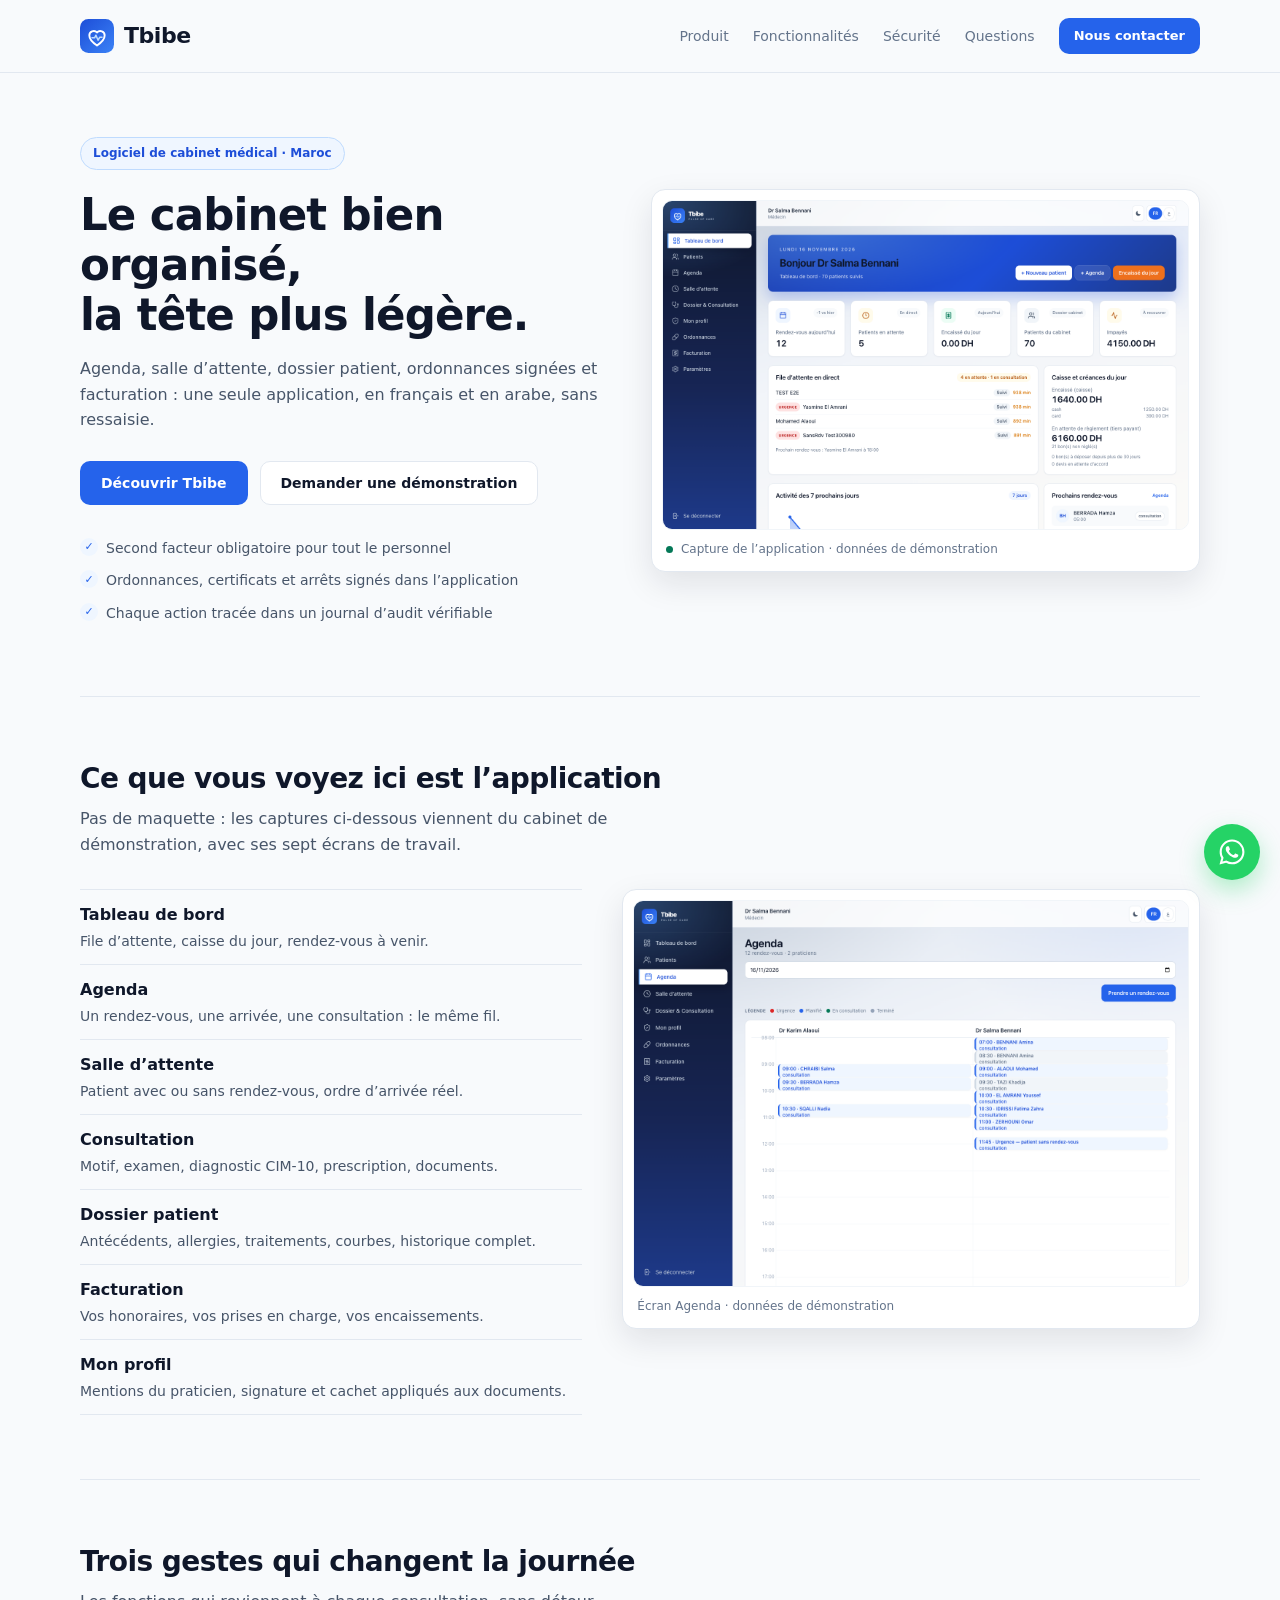
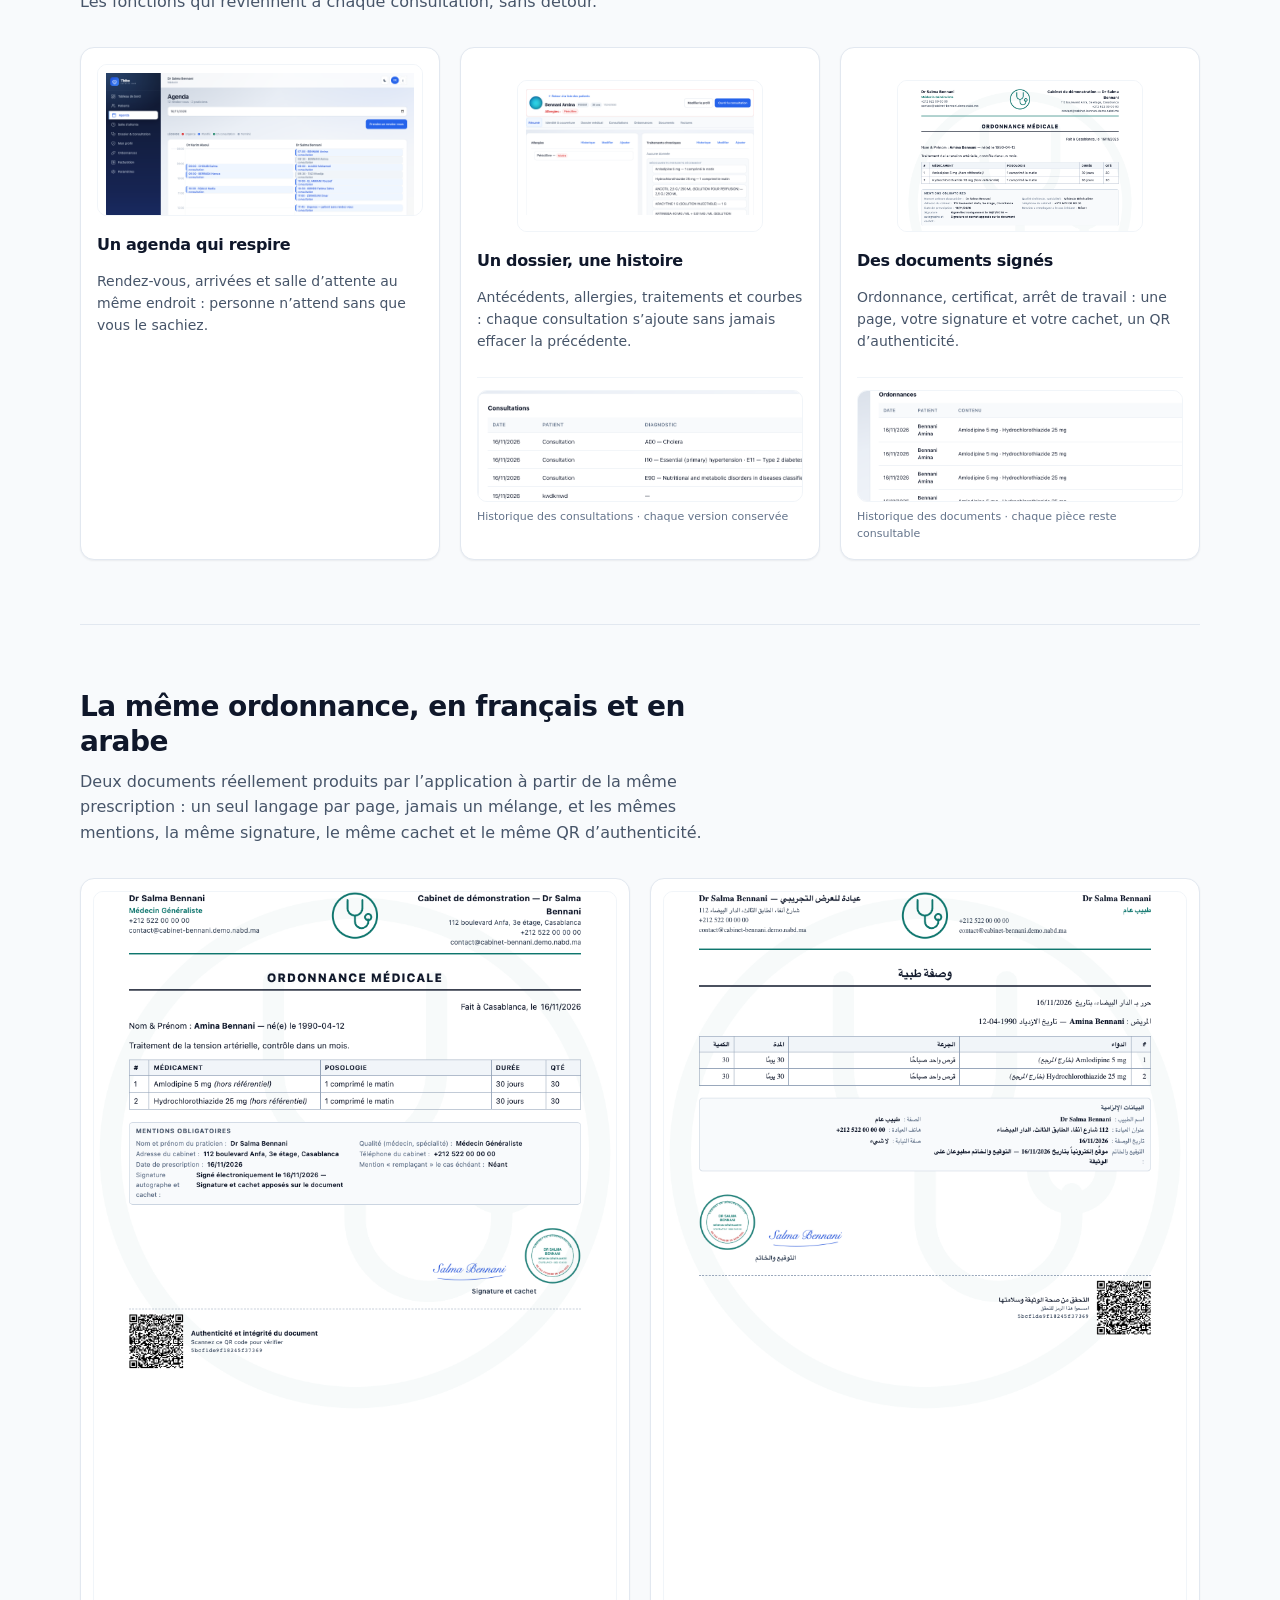
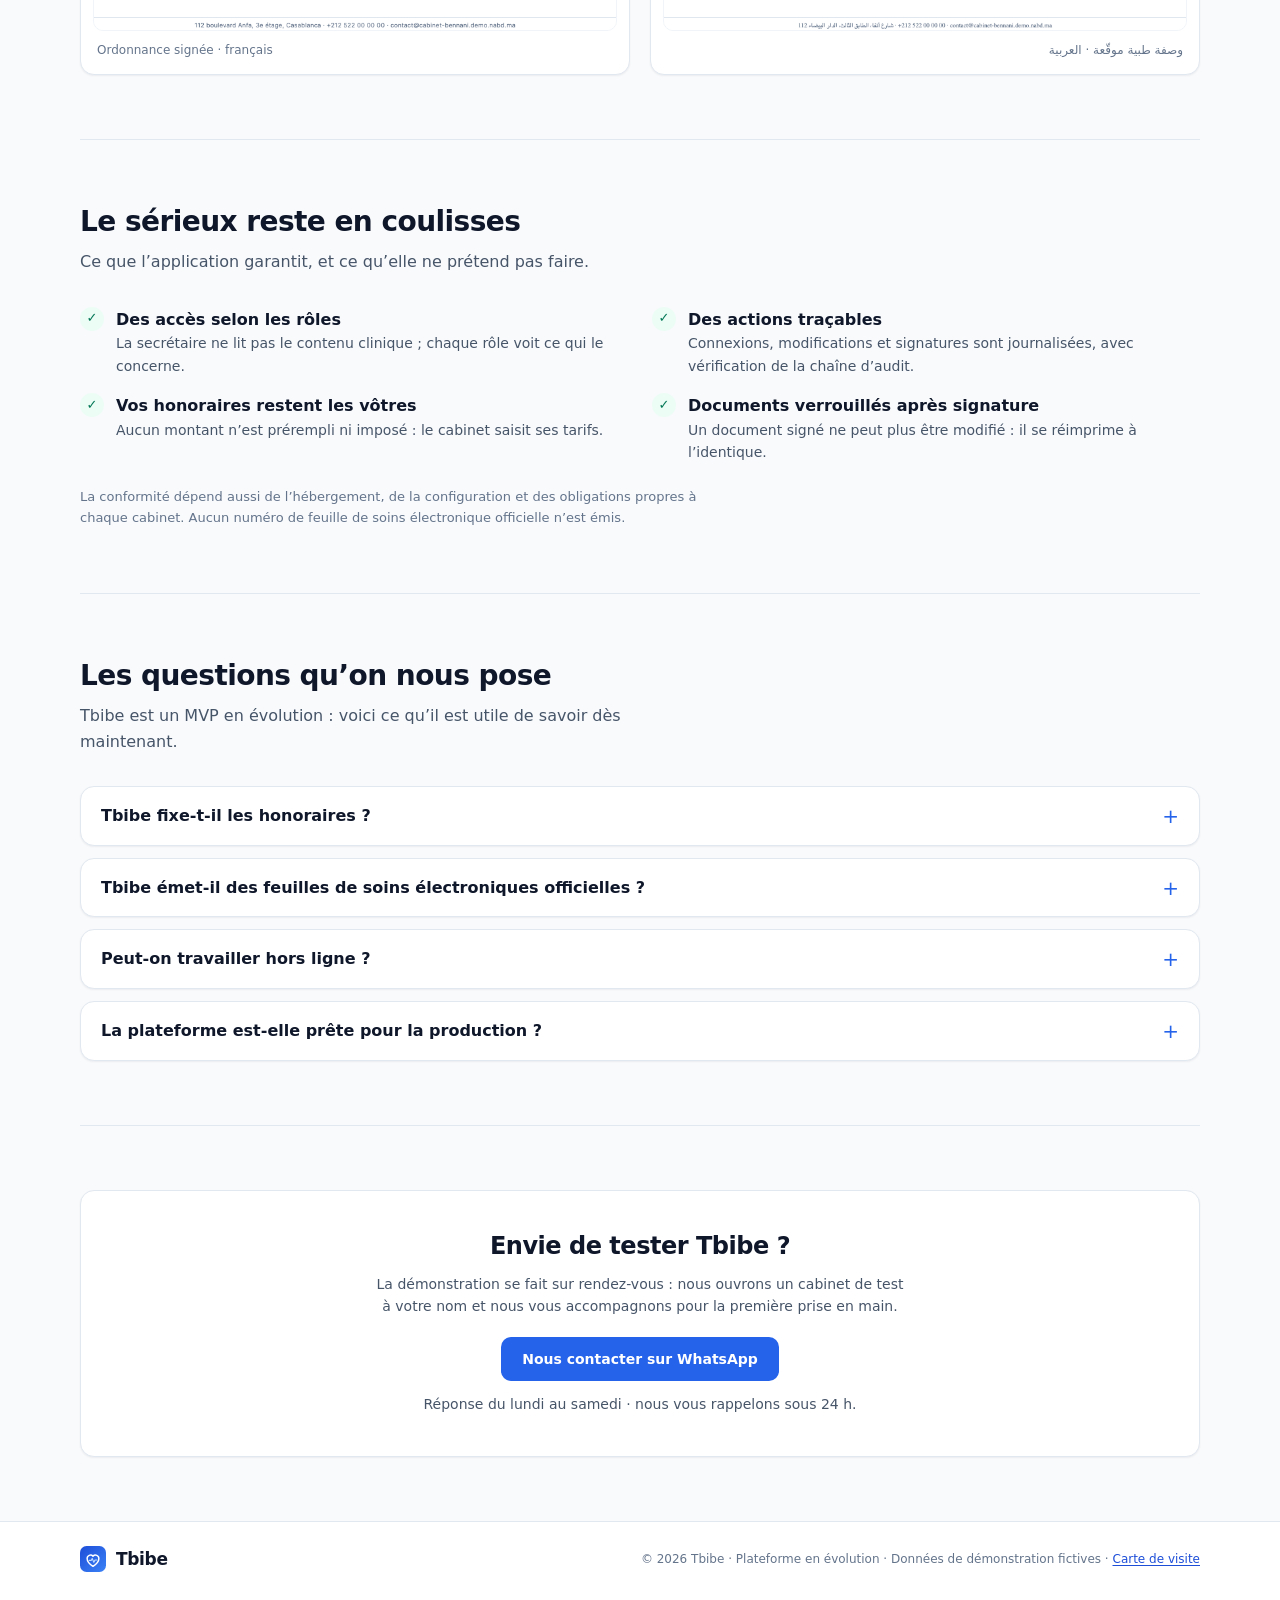
<file: index.html>
<!doctype html>
<html lang="fr">
  <head>
    <meta charset="utf-8" />
    <meta name="viewport" content="width=device-width, initial-scale=1" />
    <meta name="theme-color" content="#f8fafc" />
    <meta
      name="description"
      content="Tbibe réunit l’agenda, l’accueil, le dossier patient et les documents signés de votre cabinet médical au Maroc, en français et en arabe."
    />
    <meta property="og:type" content="website" />
    <meta property="og:title" content="Tbibe — le logiciel de votre cabinet" />
    <meta
      property="og:description"
      content="Agenda, salle d’attente, dossier patient, ordonnances signées et facturation dans une seule application."
    />
    <meta property="og:image" content="/images/nabd-dashboard.png" />
    <meta property="og:locale" content="fr_MA" />
    <title>Tbibe — le logiciel de votre cabinet</title>
    <link rel="icon" href="/favicon.svg" type="image/svg+xml" />
    <link rel="stylesheet" href="/styles.css" />
  </head>
  <body>
    <a class="skip-link" href="#contenu">Aller au contenu</a>

    <header class="site-header">
      <div class="header-inner">
        <a class="brand" href="#" aria-label="Tbibe, accueil">
          <img class="brand-icon" src="/images/icon.svg" alt="" width="64" height="64" aria-hidden="true" />
          <span class="brand-name">Tbibe</span>
        </a>
        <nav class="main-nav" aria-label="Navigation principale">
          <a href="#produit">Produit</a>
          <a href="#fonctionnalites">Fonctionnalités</a>
          <a href="#securite">Sécurité</a>
          <a href="#questions">Questions</a>
        </nav>
        <a class="btn btn-primary btn-sm" href="#decouvrir">Nous contacter</a>
      </div>
    </header>

    <main id="contenu">
      <!-- Héros : la même hiérarchie que l'écran d'accueil du produit. -->
      <section class="hero wrap">
        <div class="hero-copy">
          <p class="badge">Logiciel de cabinet médical · Maroc</p>
          <h1>Le cabinet bien organisé,<br />la tête plus légère.</h1>
          <p class="lede">
            Agenda, salle d’attente, dossier patient, ordonnances signées et facturation :
            une seule application, en français et en arabe, sans ressaisie.
          </p>
          <div class="hero-actions">
            <a class="btn btn-primary" href="#produit">Découvrir Tbibe</a>
            <a class="btn btn-secondary" href="#decouvrir">Demander une démonstration</a>
          </div>
          <ul class="checklist">
            <li>Second facteur obligatoire pour tout le personnel</li>
            <li>Ordonnances, certificats et arrêts signés dans l’application</li>
            <li>Chaque action tracée dans un journal d’audit vérifiable</li>
          </ul>
        </div>

        <figure class="product-card">
          <img
            src="/images/nabd-dashboard.png"
            alt="Capture réelle du tableau de bord Tbibe, avec les données fictives du cabinet de démonstration."
            width="1440"
            height="900"
            decoding="async"
            fetchpriority="high"
          />
          <figcaption>
            <span class="dot" aria-hidden="true"></span>
            Capture de l’application · données de démonstration
          </figcaption>
        </figure>
      </section>

      <!-- Le produit, tel qu'il est : captures et libellés réels. -->
      <section class="section wrap" id="produit">
        <header class="section-head">
          <h2>Ce que vous voyez ici est l’application</h2>
          <p>
            Pas de maquette : les captures ci-dessous viennent du cabinet de démonstration,
            avec ses sept écrans de travail.
          </p>
        </header>

        <div class="split">
          <ul class="screen-list">
            <li><strong>Tableau de bord</strong><span>File d’attente, caisse du jour, rendez-vous à venir.</span></li>
            <li><strong>Agenda</strong><span>Un rendez-vous, une arrivée, une consultation : le même fil.</span></li>
            <li><strong>Salle d’attente</strong><span>Patient avec ou sans rendez-vous, ordre d’arrivée réel.</span></li>
            <li><strong>Consultation</strong><span>Motif, examen, diagnostic CIM-10, prescription, documents.</span></li>
            <li><strong>Dossier patient</strong><span>Antécédents, allergies, traitements, courbes, historique complet.</span></li>
            <li><strong>Facturation</strong><span>Vos honoraires, vos prises en charge, vos encaissements.</span></li>
            <li><strong>Mon profil</strong><span>Mentions du praticien, signature et cachet appliqués aux documents.</span></li>
          </ul>
          <figure class="shot-card">
            <img
              src="/images/nabd-agenda.png"
              alt="Capture réelle de l’agenda Tbibe, avec des rendez-vous de démonstration fictifs."
              width="1440"
              height="1000"
              decoding="async"
              loading="lazy"
            />
            <figcaption>Écran Agenda · données de démonstration</figcaption>
          </figure>
        </div>
      </section>

      <section class="section wrap" id="fonctionnalites">
        <header class="section-head">
          <h2>Trois gestes qui changent la journée</h2>
          <p>Les fonctions qui reviennent à chaque consultation, sans détour.</p>
        </header>

        <div class="feature-grid">
          <article class="feature-card">
            <div class="feature-illustration">
              <img
                src="/images/nabd-agenda.png"
                alt="Agenda Tbibe avec des rendez-vous de démonstration."
                width="1440"
                height="1000"
                decoding="async"
                loading="lazy"
              />
            </div>
            <h3>Un agenda qui respire</h3>
            <p>Rendez-vous, arrivées et salle d’attente au même endroit : personne n’attend sans que vous le sachiez.</p>
          </article>

          <article class="feature-card">
            <figure class="feature-illustration">
              <img
                src="/images/dossier-patient.png"
                alt="Capture réelle du dossier patient Tbibe : identité, allergies, antécédents, traitements et courbes."
                width="2880"
                height="1240"
                decoding="async"
                loading="lazy"
              />
            </figure>
            <h3>Un dossier, une histoire</h3>
            <p>Antécédents, allergies, traitements et courbes : chaque consultation s’ajoute sans jamais effacer la précédente.</p>
            <figure class="feature-history">
              <img
                src="/images/dossier-historique.png"
                alt="Historique des consultations du dossier : chaque version est conservée avec son diagnostic."
                width="2880"
                height="600"
                decoding="async"
                loading="lazy"
              />
              <figcaption>Historique des consultations · chaque version conservée</figcaption>
            </figure>
          </article>

          <article class="feature-card">
            <figure class="feature-illustration">
              <img
                src="/images/ordonnance-fr.png"
                alt="Ordonnance signée réellement produite par Tbibe : en-tête du praticien, médicaments, signature, cachet et QR."
                width="794"
                height="1123"
                decoding="async"
                loading="lazy"
              />
            </figure>
            <h3>Des documents signés</h3>
            <p>Ordonnance, certificat, arrêt de travail : une page, votre signature et votre cachet, un QR d’authenticité.</p>
            <figure class="feature-history">
              <img
                src="/images/documents-historique.png"
                alt="Historique des documents signés du cabinet, avec la date, le patient, le contenu et l’aperçu."
                width="2880"
                height="840"
                decoding="async"
                loading="lazy"
              />
              <figcaption>Historique des documents · chaque pièce reste consultable</figcaption>
            </figure>
          </article>
        </div>
      </section>

      <section class="section wrap" id="bilingue">
        <header class="section-head">
          <h2>La même ordonnance, en français et en arabe</h2>
          <p>
            Deux documents réellement produits par l’application à partir de la même prescription :
            un seul langage par page, jamais un mélange, et les mêmes mentions, la même signature,
            le même cachet et le même QR d’authenticité.
          </p>
        </header>

        <div class="documents-grid">
          <figure class="doc-card">
            <img
              src="/images/ordonnance-fr.png"
              alt="Ordonnance réellement générée par Tbibe en français : en-tête du praticien, deux médicaments, mentions, signature, cachet et QR d’authenticité."
              width="794"
              height="1123"
              decoding="async"
              loading="lazy"
            />
            <figcaption>Ordonnance signée · français</figcaption>
          </figure>
          <figure class="doc-card">
            <img
              src="/images/ordonnance-ar.png"
              alt="Ordonnance réellement générée par Tbibe en arabe, sens de lecture de droite à gauche, avec le même contenu et le même cachet."
              width="794"
              height="1123"
              decoding="async"
              loading="lazy"
            />
            <figcaption lang="ar" dir="rtl">وصفة طبية موقّعة · العربية</figcaption>
          </figure>
        </div>
      </section>

      <section class="section wrap" id="securite">
        <header class="section-head">
          <h2>Le sérieux reste en coulisses</h2>
          <p>Ce que l’application garantit, et ce qu’elle ne prétend pas faire.</p>
        </header>

        <ul class="assurance-list">
          <li>
            <span class="check" aria-hidden="true">✓</span>
            <div><strong>Des accès selon les rôles</strong><small>La secrétaire ne lit pas le contenu clinique ; chaque rôle voit ce qui le concerne.</small></div>
          </li>
          <li>
            <span class="check" aria-hidden="true">✓</span>
            <div><strong>Des actions traçables</strong><small>Connexions, modifications et signatures sont journalisées, avec vérification de la chaîne d’audit.</small></div>
          </li>
          <li>
            <span class="check" aria-hidden="true">✓</span>
            <div><strong>Vos honoraires restent les vôtres</strong><small>Aucun montant n’est prérempli ni imposé : le cabinet saisit ses tarifs.</small></div>
          </li>
          <li>
            <span class="check" aria-hidden="true">✓</span>
            <div><strong>Documents verrouillés après signature</strong><small>Un document signé ne peut plus être modifié : il se réimprime à l’identique.</small></div>
          </li>
        </ul>
        <p class="disclaimer">
          La conformité dépend aussi de l’hébergement, de la configuration et des obligations propres à chaque cabinet.
          Aucun numéro de feuille de soins électronique officielle n’est émis.
        </p>
      </section>

      <section class="section wrap" id="questions">
        <header class="section-head">
          <h2>Les questions qu’on nous pose</h2>
          <p>Tbibe est un MVP en évolution : voici ce qu’il est utile de savoir dès maintenant.</p>
        </header>

        <div class="faq-list">
          <details>
            <summary>Tbibe fixe-t-il les honoraires ?<span aria-hidden="true">+</span></summary>
            <p>Non. Aucun montant n’est prérempli : le cabinet saisit ses propres honoraires et garde la main sur sa facturation.</p>
          </details>
          <details>
            <summary>Tbibe émet-il des feuilles de soins électroniques officielles ?<span aria-hidden="true">+</span></summary>
            <p>Non. Aucun numéro FSE officiel n’est produit. Le connecteur n’est pas activé tant que les conditions ne sont pas réunies.</p>
          </details>
          <details>
            <summary>Peut-on travailler hors ligne ?<span aria-hidden="true">+</span></summary>
            <p>L’interface se recharge hors connexion ; les écritures faites hors ligne sont rejouées à la reconnexion, avec arbitrage en cas de conflit.</p>
          </details>
          <details>
            <summary>La plateforme est-elle prête pour la production ?<span aria-hidden="true">+</span></summary>
            <p>Tbibe est un MVP en évolution. L’hébergement, la configuration et les validations requises doivent être définis avant toute donnée réelle.</p>
          </details>
        </div>
      </section>

      <section class="section wrap" id="decouvrir">
        <div class="closing-card">
          <h2>Envie de tester Tbibe ?</h2>
          <p>
            La démonstration se fait sur rendez-vous : nous ouvrons un cabinet de test à votre nom
            et nous vous accompagnons pour la première prise en main.
          </p>
          <div class="closing-actions">
            <a class="btn btn-primary" data-contact-whatsapp
               href="https://wa.me/?text=Bonjour%2C%20je%20souhaite%20tester%20Tbibe%20dans%20mon%20cabinet."
               target="_blank" rel="noopener noreferrer">
              Nous contacter sur WhatsApp
            </a>
          </div>
          <p class="demo-note">Réponse du lundi au samedi · nous vous rappelons sous 24 h.</p>
        </div>
      </section>
    </main>

    <!-- Contact direct : bouton rond flottant, accessible au clavier, présent
         sur toute la page (le numéro est défini dans main.js). -->
    <a class="whatsapp-fab" data-whatsapp-floating
       href="https://wa.me/?text=Bonjour%2C%20je%20souhaite%20tester%20Tbibe%20dans%20mon%20cabinet."
       target="_blank" rel="noopener noreferrer"
       aria-label="Nous contacter sur WhatsApp">
      <svg viewBox="0 0 24 24" aria-hidden="true" focusable="false">
        <path fill="currentColor" d="M19.05 4.91A9.82 9.82 0 0 0 12.04 2C6.58 2 2.13 6.45 2.13 11.91c0 1.75.46 3.45 1.32 4.95L2 22l5.25-1.38a9.9 9.9 0 0 0 4.79 1.22h.01c5.46 0 9.91-4.45 9.91-9.91 0-2.65-1.03-5.14-2.91-7.02Zm-7.01 15.24h-.01a8.2 8.2 0 0 1-4.19-1.15l-.3-.18-3.12.82.83-3.04-.2-.31a8.19 8.19 0 0 1-1.26-4.38c0-4.54 3.7-8.23 8.25-8.23 2.2 0 4.27.86 5.82 2.41a8.18 8.18 0 0 1 2.41 5.83c0 4.54-3.7 8.23-8.23 8.23Zm4.52-6.16c-.25-.12-1.47-.72-1.69-.81-.23-.08-.39-.12-.56.13-.16.25-.64.81-.79.97-.14.16-.29.19-.54.06-.25-.12-1.05-.39-2-1.23-.74-.66-1.24-1.47-1.38-1.72-.14-.25-.02-.39.11-.51.11-.11.25-.29.37-.43.12-.14.16-.25.25-.41.08-.16.04-.31-.02-.43-.06-.12-.56-1.34-.76-1.84-.2-.48-.4-.42-.56-.42h-.48c-.16 0-.43.06-.65.31-.23.25-.87.85-.87 2.07 0 1.22.89 2.4 1.01 2.56.12.16 1.75 2.67 4.23 3.74.59.26 1.05.41 1.41.52.59.19 1.13.16 1.56.1.48-.07 1.47-.6 1.68-1.18.21-.58.21-1.07.14-1.18-.06-.1-.22-.16-.47-.28Z" />
      </svg>
    </a>

    <footer class="site-footer">
      <div class="footer-inner">
        <a class="brand brand-sm" href="#" aria-label="Tbibe, retour en haut">
          <img class="brand-icon" src="/images/icon.svg" alt="" width="64" height="64" aria-hidden="true" />
          <span class="brand-name">Tbibe</span>
        </a>
        <p class="footer-copy">
          © <span id="year">2026</span> Tbibe · Plateforme en évolution · Données de démonstration fictives ·
          <a href="/carte-de-visite.html" class="footer-link">Carte de visite</a>
        </p>
      </div>
    </footer>

    <script src="/main.js" defer></script>
  </body>
</html>
</file>
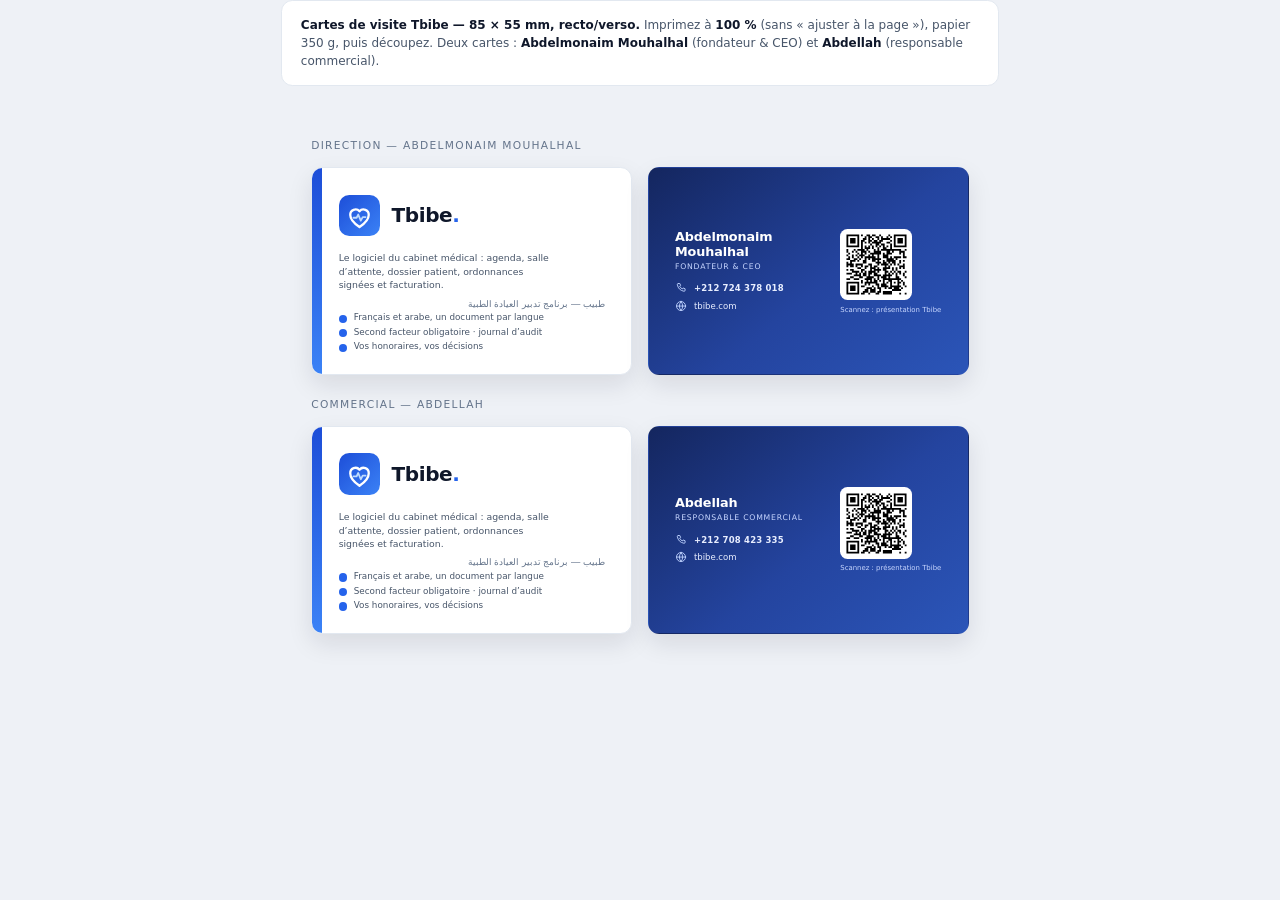
<file: carte-de-visite.html>
<!doctype html>
<html lang="fr">
  <head>
    <meta charset="utf-8" />
    <meta name="viewport" content="width=device-width, initial-scale=1" />
    <title>Tbibe — cartes de visite (85 × 55 mm)</title>
    <link rel="icon" href="/favicon.svg" type="image/svg+xml" />
    <style>
      /* Cartes de visite Tbibe — 85 × 55 mm, marges de sécurité 4 mm.
         Deux cartes : direction (Abdelmonaim) et commercial (Abdellah).
         Couleurs et rayons repris de apps/web/premium/tokens.css. */
      :root {
        --primary: #2563eb;
        --primary-strong: #1d4ed8;
        --text: #0f172a;
        --text-muted: #475569;
        --border: #e2e8f0;
        --font: 'Inter', ui-sans-serif, system-ui, -apple-system, 'Segoe UI', sans-serif;
        --font-ar: 'Noto Naskh Arabic', 'Geeza Pro', 'Arial', serif;
      }
      * { box-sizing: border-box; }
      html, body { margin: 0; }
      body {
        font-family: var(--font);
        color: var(--text);
        background: #eef1f6;
        -webkit-font-smoothing: antialiased;
        -webkit-print-color-adjust: exact;
        print-color-adjust: exact;
      }

      .sheet { display: flex; flex-wrap: wrap; gap: 6mm; justify-content: center; padding: 10mm 8mm 14mm; }
      .person { display: grid; gap: 4mm; }
      .person-label {
        margin: 0;
        color: #64748b;
        font-size: 8pt;
        letter-spacing: 0.12em;
        text-transform: uppercase;
      }
      .pair { display: flex; gap: 4mm; flex-wrap: wrap; }

      .card {
        position: relative;
        width: 85mm;
        height: 55mm;
        overflow: hidden;
        background: #fff;
        border: 1px solid var(--border);
        border-radius: 3mm;
        box-shadow: 0 10px 24px rgba(15, 23, 42, 0.10);
      }

      /* ---------------------------------------------------------- recto */
      .card--front { display: flex; flex-direction: column; justify-content: space-between; padding: 7mm 7mm 6mm; }
      .brand { display: flex; align-items: center; gap: 3mm; }
      .brand img { width: 11mm; height: 11mm; }
      .brand-name { font-size: 15pt; font-weight: 700; letter-spacing: -0.02em; }
      .brand-name span { color: var(--primary); }
      .baseline { margin: 4mm 0 0; color: var(--text-muted); font-size: 7pt; line-height: 1.45; max-width: 58mm; }
      .baseline-ar {
        margin: 1.5mm 0 0;
        color: #64748b;
        font-family: var(--font-ar);
        font-size: 7pt;
        direction: rtl;
        text-align: right;
      }
      .promises { display: grid; gap: 1.2mm; margin: 0; padding: 0; list-style: none; }
      .promises li { position: relative; padding-left: 4mm; color: var(--text-muted); font-size: 6.6pt; }
      .promises li::before {
        position: absolute; left: 0; top: 0.6mm;
        width: 2.2mm; height: 2.2mm; content: '';
        background: var(--primary); border-radius: 999px;
      }
      .accent { position: absolute; inset: 0 auto 0 0; width: 2.5mm; background: linear-gradient(180deg, #1d4ed8, #3b82f6); }

      /* ---------------------------------------------------------- verso */
      .card--back {
        padding: 6.5mm 7mm;
        color: #fff;
        background: linear-gradient(140deg, #14265f, #24449f 55%, #2b55b8);
        border-color: transparent;
      }
      .back-grid { display: flex; height: 100%; gap: 4.5mm; align-items: center; }
      .who { flex: 1; min-width: 0; }
      .who h2 { margin: 0; font-size: 9.6pt; font-weight: 700; letter-spacing: -0.01em; line-height: 1.15; }
      .who .role { margin: 0.6mm 0 3mm; color: #c7d6ff; font-size: 5.8pt; letter-spacing: 0.1em; text-transform: uppercase; }
      .contact { display: grid; gap: 1.5mm; margin: 0; padding: 0; list-style: none; }
      .contact li { display: flex; align-items: center; gap: 1.8mm; font-size: 6.4pt; color: #e8eeff; white-space: nowrap; }
      .contact svg { width: 3.2mm; height: 3.2mm; flex: 0 0 auto; color: #bfd3ff; }
      .contact b { font-weight: 600; letter-spacing: 0.02em; }
      .qr {
        flex: 0 0 auto;
        display: grid;
        place-items: center;
        width: 19mm;
        height: 19mm;
        padding: 1.4mm;
        background: #fff;
        border-radius: 2mm;
      }
      .qr img { width: 100%; height: 100%; }
      .qr-caption { margin: 1.4mm 0 0; color: #c7d6ff; font-size: 5.2pt; text-align: center; }

      /* ------------------------------------------------ écran / impression */
      .hint {
        max-width: 190mm;
        margin: 0 auto 4mm;
        padding: 4mm 5mm;
        color: var(--text-muted);
        background: #fff;
        border: 1px solid var(--border);
        border-radius: 3mm;
        font-size: 9pt;
        line-height: 1.5;
      }
      .hint strong { color: var(--text); }

      @page { size: A4 portrait; margin: 10mm; }
      @media print {
        body { background: #fff; }
        .sheet { padding: 0; gap: 5mm; }
        .card { box-shadow: none; }
        .hint, .person-label { display: none; }
      }
    </style>
  </head>
  <body>
    <p class="hint">
      <strong>Cartes de visite Tbibe — 85 × 55 mm, recto/verso.</strong>
      Imprimez à <strong>100 %</strong> (sans « ajuster à la page »), papier 350 g, puis découpez.
      Deux cartes : <strong>Abdelmonaim Mouhalhal</strong> (fondateur & CEO) et
      <strong>Abdellah</strong> (responsable commercial).
    </p>

    <main class="sheet">
      <!-- ============================ Abdelmonaim Mouhalhal ============ -->
      <section class="person">
        <p class="person-label">Direction — Abdelmonaim Mouhalhal</p>
        <div class="pair">
          <article class="card card--front" aria-label="Recto — direction">
            <span class="accent" aria-hidden="true"></span>
            <div>
              <div class="brand">
                <img src="/images/icon.svg" alt="" aria-hidden="true" />
                <span class="brand-name">Tbibe<span>.</span></span>
              </div>
              <p class="baseline">
                Le logiciel du cabinet médical : agenda, salle d’attente, dossier patient,
                ordonnances signées et facturation.
              </p>
              <p class="baseline-ar" lang="ar" dir="rtl">طبيب — برنامج تدبير العيادة الطبية</p>
            </div>
            <ul class="promises">
              <li>Français et arabe, un document par langue</li>
              <li>Second facteur obligatoire · journal d’audit</li>
              <li>Vos honoraires, vos décisions</li>
            </ul>
          </article>

          <article class="card card--back" aria-label="Verso — direction">
            <div class="back-grid">
              <div class="who">
                <h2>Abdelmonaim Mouhalhal</h2>
                <p class="role">Fondateur & CEO</p>
                <ul class="contact">
                  <li>
                    <svg viewBox="0 0 24 24" aria-hidden="true" fill="none" stroke="currentColor" stroke-width="1.8" stroke-linecap="round" stroke-linejoin="round">
                      <path d="M6.6 3h3l1.6 4-2 1.4a12 12 0 0 0 5.4 5.4l1.4-2 4 1.6v3a2 2 0 0 1-2.2 2A16.6 16.6 0 0 1 4.6 5.2 2 2 0 0 1 6.6 3Z" />
                    </svg>
                    <b>+212 724 378 018</b>
                  </li>
                  <li>
                    <svg viewBox="0 0 24 24" aria-hidden="true" fill="none" stroke="currentColor" stroke-width="1.8" stroke-linecap="round" stroke-linejoin="round">
                      <circle cx="12" cy="12" r="9" />
                      <path d="M3.2 12h17.6M12 3a15 15 0 0 1 0 18 15 15 0 0 1 0-18Z" />
                    </svg>
                    tbibe.com
                  </li>
                </ul>
              </div>
              <div>
                <div class="qr"><img src="/images/qr-landing.svg?v=2" alt="QR code vers la page publique Tbibe" /></div>
                <p class="qr-caption">Scannez : présentation Tbibe</p>
              </div>
            </div>
          </article>
        </div>
      </section>

      <!-- ============================ Abdellah ========================== -->
      <section class="person">
        <p class="person-label">Commercial — Abdellah</p>
        <div class="pair">
          <article class="card card--front" aria-label="Recto — commercial">
            <span class="accent" aria-hidden="true"></span>
            <div>
              <div class="brand">
                <img src="/images/icon.svg" alt="" aria-hidden="true" />
                <span class="brand-name">Tbibe<span>.</span></span>
              </div>
              <p class="baseline">
                Le logiciel du cabinet médical : agenda, salle d’attente, dossier patient,
                ordonnances signées et facturation.
              </p>
              <p class="baseline-ar" lang="ar" dir="rtl">طبيب — برنامج تدبير العيادة الطبية</p>
            </div>
            <ul class="promises">
              <li>Français et arabe, un document par langue</li>
              <li>Second facteur obligatoire · journal d’audit</li>
              <li>Vos honoraires, vos décisions</li>
            </ul>
          </article>

          <article class="card card--back" aria-label="Verso — commercial">
            <div class="back-grid">
              <div class="who">
                <h2>Abdellah</h2>
                <p class="role">Responsable commercial</p>
                <ul class="contact">
                  <li>
                    <svg viewBox="0 0 24 24" aria-hidden="true" fill="none" stroke="currentColor" stroke-width="1.8" stroke-linecap="round" stroke-linejoin="round">
                      <path d="M6.6 3h3l1.6 4-2 1.4a12 12 0 0 0 5.4 5.4l1.4-2 4 1.6v3a2 2 0 0 1-2.2 2A16.6 16.6 0 0 1 4.6 5.2 2 2 0 0 1 6.6 3Z" />
                    </svg>
                    <b>+212 708 423 335</b>
                  </li>
                  <li>
                    <svg viewBox="0 0 24 24" aria-hidden="true" fill="none" stroke="currentColor" stroke-width="1.8" stroke-linecap="round" stroke-linejoin="round">
                      <circle cx="12" cy="12" r="9" />
                      <path d="M3.2 12h17.6M12 3a15 15 0 0 1 0 18 15 15 0 0 1 0-18Z" />
                    </svg>
                    tbibe.com
                  </li>
                </ul>
              </div>
              <div>
                <div class="qr"><img src="/images/qr-landing.svg?v=2" alt="QR code vers la page publique Tbibe" /></div>
                <p class="qr-caption">Scannez : présentation Tbibe</p>
              </div>
            </div>
          </article>
        </div>
      </section>
    </main>
  </body>
</html>
</file>
<file: styles.css>
/*
 * Page vitrine Nabd — mêmes jetons que l'application (apps/web/premium/tokens.css) :
 * primaire bleu #2563eb, fond #f8fafc, cartes blanches, bordure #e2e8f0,
 * rayons 10/14 px, ombre unique, échelle typographique 12/14/16/20/28.
 * Aucun dégradé décoratif, aucune police serif : la vitrine montre le produit.
 */

:root {
  color-scheme: light;
  --primary: #2563eb;
  --primary-strong: #1d4ed8;
  --primary-soft: #eff6ff;
  --primary-border: #bfdbfe;
  --text: #0f172a;
  --text-muted: #475569;
  --text-subtle: #64748b;
  --surface: #ffffff;
  --background: #f8fafc;
  --border: #e2e8f0;
  --border-soft: #f1f5f9;
  --success: #047857;
  --radius-1: 10px;
  --radius-2: 14px;
  --shadow-1: 0 1px 2px rgba(15, 23, 42, .06);
  --shadow-2: 0 12px 32px rgba(15, 23, 42, .10);
  --control: 44px;
  --font-latin: 'Inter', 'Plus Jakarta Sans', ui-sans-serif, system-ui, -apple-system, 'Segoe UI', sans-serif;
  --font-arabic: 'Noto Naskh Arabic', 'Geeza Pro', 'Arial', serif;
  --focus: 0 0 0 3px rgba(37, 99, 235, .28);
  --max: 1120px;
}

* { box-sizing: border-box; }

html { scroll-behavior: smooth; scroll-padding-top: 88px; }

body {
  margin: 0;
  background: var(--background);
  color: var(--text);
  font-family: var(--font-latin);
  font-size: 16px;
  line-height: 1.6;
  -webkit-font-smoothing: antialiased;
}

h1, h2, h3 { margin: 0; letter-spacing: -.02em; font-weight: 600; }
h1 { font-size: clamp(32px, 3.4vw, 44px); line-height: 1.15; }
h2 { font-size: clamp(22px, 2.2vw, 28px); line-height: 1.25; }
h3 { font-size: 16px; }
p { margin: 0; }
img { display: block; max-width: 100%; height: auto; }
a { color: inherit; text-decoration: none; }
ul, ol { margin: 0; padding: 0; list-style: none; }

:where(a, button, summary):focus-visible { outline: none; box-shadow: var(--focus); border-radius: var(--radius-1); }

.wrap { width: min(var(--max), calc(100% - 48px)); margin-inline: auto; }

.skip-link {
  position: absolute;
  z-index: 30;
  inset-inline-start: 12px;
  top: 8px;
  padding: 10px 16px;
  background: var(--surface);
  border: 1px solid var(--border);
  border-radius: var(--radius-1);
  transform: translateY(-180%);
}
.skip-link:focus { transform: none; }

/* ------------------------------------------------------------------ header */

.site-header {
  position: sticky;
  z-index: 20;
  top: 0;
  background: rgb(248 250 252 / 92%);
  border-bottom: 1px solid var(--border);
  backdrop-filter: blur(10px);
}
.header-inner {
  display: flex;
  align-items: center;
  gap: 24px;
  width: min(var(--max), calc(100% - 48px));
  min-height: 72px;
  margin-inline: auto;
}
/* Même marque que dans l'application : la tuile arrondie + le nom en Inter.
   (Le SVG « logo-horizontal » embarque un sous-titre de 9 px illisible à 40 px.) */
.brand { display: inline-flex; align-items: center; gap: 10px; }
.brand-icon { width: 34px; height: 34px; }
.brand-name { color: var(--text); font-size: 22px; font-weight: 700; letter-spacing: -.02em; }
.brand-sm .brand-icon { width: 26px; height: 26px; }
.brand-sm .brand-name { font-size: 17px; }

.main-nav { display: flex; align-items: center; gap: 24px; margin-inline-start: auto; }
.main-nav a { color: var(--text-subtle); font-size: 14px; font-weight: 500; }
.main-nav a:hover { color: var(--text); }

/* ----------------------------------------------------------------- buttons */

.btn {
  display: inline-flex;
  align-items: center;
  justify-content: center;
  min-height: var(--control);
  padding-inline: 20px;
  border: 1px solid transparent;
  border-radius: var(--radius-1);
  font-size: 14px;
  font-weight: 600;
  transition: background .16s ease, border-color .16s ease, color .16s ease;
}
.btn-sm { min-height: 36px; padding-inline: 14px; font-size: 13px; }
.btn-primary { color: #fff; background: var(--primary); }
.btn-primary:hover { background: var(--primary-strong); }
.btn-secondary { color: var(--text); background: var(--surface); border-color: var(--border); }
.btn-secondary:hover { border-color: #cbd5e1; background: #fff; }

/* -------------------------------------------------------------------- hero */

.hero {
  display: grid;
  grid-template-columns: minmax(0, 1fr) minmax(0, 1.05fr);
  gap: 48px;
  align-items: center;
  padding-block: 64px 72px;
}
.badge {
  display: inline-block;
  margin-bottom: 20px;
  padding: 6px 12px;
  color: var(--primary-strong);
  background: var(--primary-soft);
  border: 1px solid var(--primary-border);
  border-radius: 999px;
  font-size: 12px;
  font-weight: 600;
}
.lede { margin-top: 16px; max-width: 52ch; color: var(--text-muted); font-size: 16px; }
.hero-actions { display: flex; flex-wrap: wrap; gap: 12px; margin-top: 28px; }

.checklist { display: grid; gap: 10px; margin-top: 32px; }
.checklist li {
  position: relative;
  padding-inline-start: 26px;
  color: var(--text-muted);
  font-size: 14px;
}
.checklist li::before {
  position: absolute;
  inset-inline-start: 0;
  top: 1px;
  width: 18px;
  height: 18px;
  content: '✓';
  display: grid;
  place-items: center;
  color: var(--primary);
  background: var(--primary-soft);
  border-radius: 999px;
  font-size: 11px;
  font-weight: 700;
}

.product-card,
.shot-card {
  margin: 0;
  padding: 10px;
  background: var(--surface);
  border: 1px solid var(--border);
  border-radius: var(--radius-2);
  box-shadow: var(--shadow-2);
}
.product-card img,
.shot-card img {
  width: 100%;
  border: 1px solid var(--border-soft);
  border-radius: var(--radius-1);
}
.product-card figcaption,
.shot-card figcaption {
  display: flex;
  align-items: center;
  gap: 8px;
  padding: 10px 4px 2px;
  color: var(--text-subtle);
  font-size: 12px;
}
.dot { width: 7px; height: 7px; border-radius: 999px; background: var(--success); }

/* ----------------------------------------------------------------- sections */

.section { padding-block: 64px; border-top: 1px solid var(--border); }
.section-head { max-width: 62ch; margin-bottom: 32px; }
.section-head p { margin-top: 10px; color: var(--text-muted); font-size: 16px; }

.split {
  display: grid;
  grid-template-columns: minmax(0, 1fr) minmax(0, 1.15fr);
  gap: 40px;
  align-items: start;
}
.screen-list { display: grid; }
.screen-list li {
  display: grid;
  gap: 2px;
  padding-block: 12px;
  border-bottom: 1px solid var(--border);
}
.screen-list li:first-child { border-top: 1px solid var(--border); }
.screen-list strong { font-size: 16px; font-weight: 600; }
.screen-list span { color: var(--text-muted); font-size: 14px; }

/* -------------------------------------------------------------- fonctionnalités */

.feature-grid { display: grid; grid-template-columns: repeat(3, minmax(0, 1fr)); gap: 20px; }
.feature-card {
  display: flex;
  flex-direction: column;
  gap: 12px;
  padding: 16px;
  background: var(--surface);
  border: 1px solid var(--border);
  border-radius: var(--radius-2);
  box-shadow: var(--shadow-1);
}
.feature-card h3 { font-size: 16px; }
.feature-card > p { margin: 0; color: var(--text-muted); font-size: 14px; }
.feature-illustration {
  display: grid;
  place-items: center;
  height: 152px;
  margin-bottom: 4px;
  overflow: hidden;
  background: var(--background);
  border: 1px solid var(--border-soft);
  border-radius: var(--radius-1);
}
/* Capture entière (jamais recadrée sur la barre latérale) : la vignette montre
   le vrai écran, comme dans la section « Ce que vous voyez ici est l'application ». */
.feature-illustration img {
  width: 100%;
  height: 100%;
  padding: 8px;
  object-fit: contain;
  background: var(--surface);
}
.feature-card > .feature-illustration img { object-position: top left; }

/* Bandeau « historique » sous le texte : une capture réelle, pas une icône. */
.feature-history {
  display: grid;
  gap: 6px;
  margin: 12px 0 0;
  padding-top: 12px;
  border-top: 1px solid var(--border-soft);
}
.feature-history img {
  width: 100%;
  height: 112px;
  object-fit: cover;
  object-position: top left;
  background: var(--surface);
  border: 1px solid var(--border-soft);
  border-radius: var(--radius-1);
}
.feature-history figcaption { color: var(--text-subtle); font-size: 11px; }

/* ------------------------------------------------- vraies ordonnances FR / AR */

.documents-grid { display: grid; grid-template-columns: repeat(2, minmax(0, 1fr)); gap: 20px; }
.doc-card {
  margin: 0;
  padding: 12px;
  background: var(--surface);
  border: 1px solid var(--border);
  border-radius: var(--radius-2);
  box-shadow: var(--shadow-1);
}
.doc-card img {
  width: 100%;
  background: #fff;
  border: 1px solid var(--border-soft);
  border-radius: var(--radius-1);
}
.doc-card figcaption { padding: 10px 4px 2px; color: var(--text-subtle); font-size: 12px; }

/* ------------------------------------------------------------------ sécurité */

.assurance-list { display: grid; grid-template-columns: repeat(2, minmax(0, 1fr)); gap: 16px 24px; }
.assurance-list li { display: flex; gap: 12px; align-items: flex-start; }
.check {
  flex: 0 0 auto;
  display: grid;
  place-items: center;
  width: 24px;
  height: 24px;
  color: var(--success);
  background: #ecfdf5;
  border-radius: 999px;
  font-size: 13px;
  font-weight: 700;
}
.assurance-list strong { display: block; font-size: 16px; font-weight: 600; }
.assurance-list small { display: block; color: var(--text-muted); font-size: 14px; }
.disclaimer { margin-top: 24px; max-width: 75ch; color: var(--text-subtle); font-size: 13px; }

/* ----------------------------------------------------------------------- faq */

.faq-list { display: grid; gap: 12px; }
.faq-list details {
  background: var(--surface);
  border: 1px solid var(--border);
  border-radius: var(--radius-2);
  box-shadow: var(--shadow-1);
}
.faq-list summary {
  display: flex;
  align-items: center;
  justify-content: space-between;
  gap: 16px;
  padding: 16px 20px;
  cursor: pointer;
  font-size: 16px;
  font-weight: 600;
  list-style: none;
}
.faq-list summary::-webkit-details-marker { display: none; }
.faq-list summary span { color: var(--primary); font-size: 20px; font-weight: 500; line-height: 1; }
.faq-list details[open] summary span { transform: rotate(45deg); }
.faq-list details p { padding: 0 20px 18px; color: var(--text-muted); font-size: 14px; }

/* ------------------------------------------------------------------ closing */

.closing-card {
  padding: 40px 32px;
  text-align: center;
  background: var(--surface);
  border: 1px solid var(--border);
  border-radius: var(--radius-2);
  box-shadow: var(--shadow-1);
}
.closing-card h2 { font-size: clamp(20px, 2vw, 24px); }
.closing-card p { max-width: 60ch; margin: 12px auto 0; color: var(--text-muted); font-size: 14px; }
.closing-actions { display: flex; flex-wrap: wrap; gap: 12px; justify-content: center; margin-top: 20px; }
.demo-note { margin-top: 14px; color: var(--text-subtle); font-size: 13px; }

/* ------------------------------------------------- bouton rond WhatsApp */

.whatsapp-fab {
  position: fixed;
  z-index: 30;
  inset-inline-end: 20px;
  bottom: 20px;
  display: grid;
  place-items: center;
  width: 56px;
  height: 56px;
  color: #fff;
  background: #25d366;
  border-radius: 999px;
  box-shadow: 0 10px 24px rgb(37 211 102 / 35%);
  transition: transform .16s ease, box-shadow .16s ease;
}
.whatsapp-fab:hover { transform: translateY(-2px); box-shadow: 0 14px 28px rgb(37 211 102 / 45%); }
.whatsapp-fab svg { width: 30px; height: 30px; }

/* ------------------------------------------------------------------- footer */

.site-footer { border-top: 1px solid var(--border); background: var(--surface); }
.footer-inner {
  display: flex;
  align-items: center;
  gap: 16px;
  width: min(var(--max), calc(100% - 48px));
  margin-inline: auto;
  padding-block: 24px 88px;
}
.footer-copy { margin-inline-start: auto; color: var(--text-subtle); font-size: 12px; }
.footer-link { color: var(--primary-strong); text-decoration: underline; text-underline-offset: 2px; }

/* -------------------------------------------------------------- adaptations */

@media (max-width: 960px) {
  .hero { grid-template-columns: 1fr; gap: 32px; padding-block: 48px 56px; }
  .split { grid-template-columns: 1fr; gap: 28px; }
  .feature-grid { grid-template-columns: repeat(2, minmax(0, 1fr)); }
  .assurance-list { grid-template-columns: 1fr; }
}

@media (max-width: 700px) {
  html { scroll-padding-top: 116px; }
  .wrap, .header-inner, .footer-inner { width: calc(100% - 32px); }
  .site-header .header-inner { flex-wrap: wrap; gap: 10px; padding-block: 10px; }
  .brand-icon { width: 30px; height: 30px; }
  .brand-name { font-size: 19px; }
  .main-nav { order: 3; flex: 1 0 100%; gap: 14px; margin-inline-start: 0; }
  .main-nav a { font-size: 13px; }
  .hero { padding-block: 32px 48px; }
  .section { padding-block: 48px; }
  .feature-grid { grid-template-columns: 1fr; }
  .documents-grid { grid-template-columns: 1fr; }
  .closing-card { padding: 28px 20px; }
  .footer-inner { flex-wrap: wrap; padding-block: 16px 88px; }
  .whatsapp-fab { inset-inline-end: 16px; bottom: 16px; width: 52px; height: 52px; }
  .footer-copy { margin-inline-start: 0; width: 100%; }
}

@media (prefers-reduced-motion: reduce) {
  *, *::before, *::after { scroll-behavior: auto !important; transition-duration: .01ms !important; }
}
</file>
